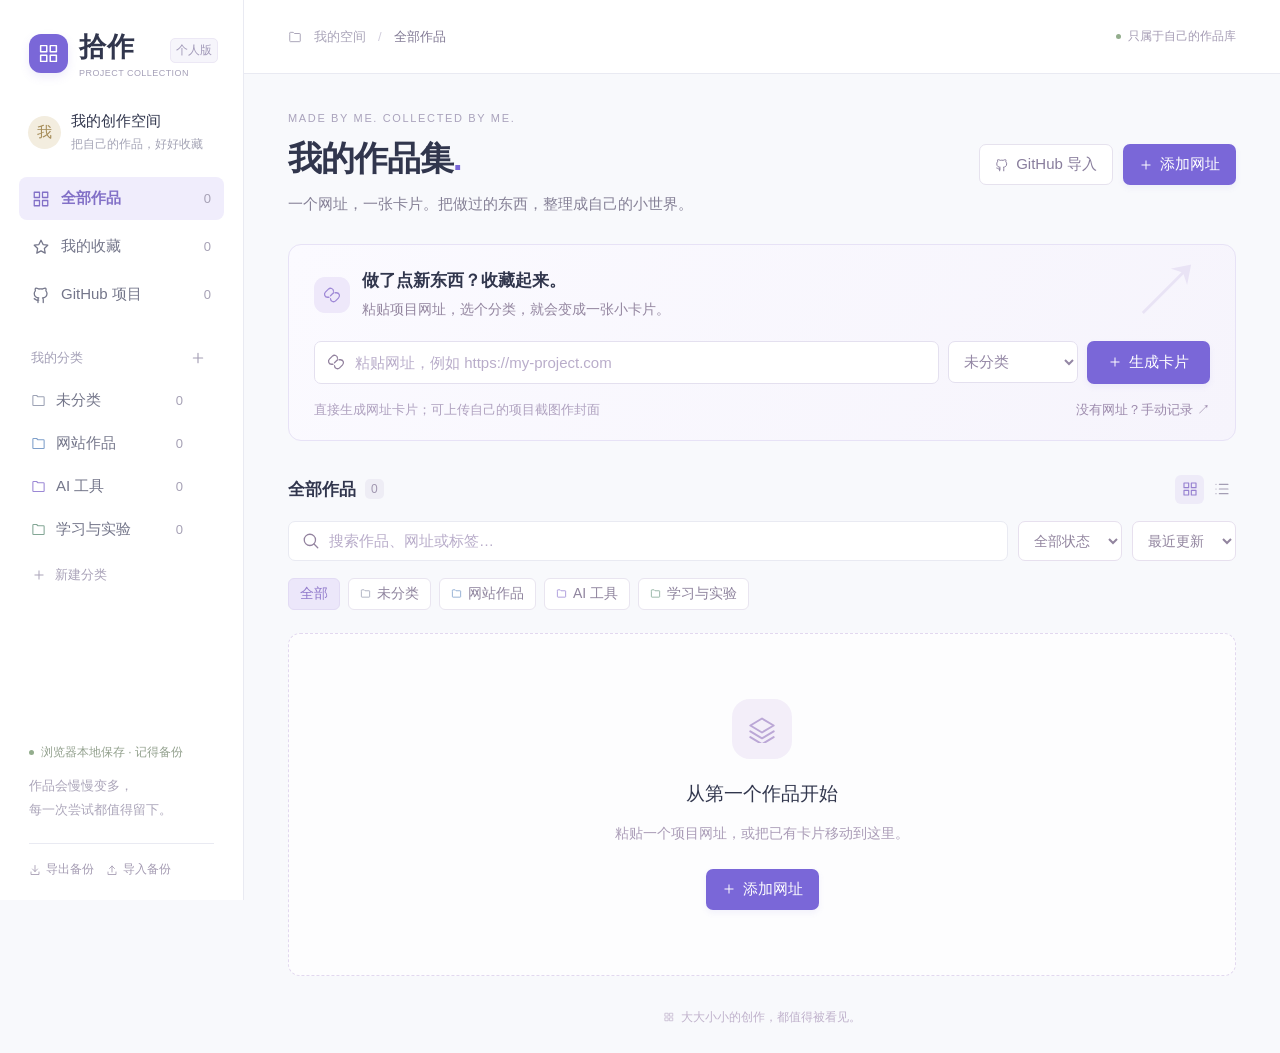
<file: index.html>
<!doctype html>
<html lang="zh-CN">
<head>
<meta charset="utf-8"><meta name="viewport" content="width=device-width, initial-scale=1"><meta name="color-scheme" content="light">
<title>拾作 · 我的项目收藏</title>
<link rel="icon" href="data:image/svg+xml,%3Csvg xmlns='http://www.w3.org/2000/svg' viewBox='0 0 40 40'%3E%3Crect width='40' height='40' rx='11' fill='%237765dc'/%3E%3Cpath d='M11 11h7v7h-7zm11 0h7v7h-7zM11 22h7v7h-7zm11 0h7v7h-7z' fill='white'/%3E%3C/svg%3E">
<style>:root{--bg:#f8f9fc;--ink:#31364d;--muted:#8b8da3;--line:#e9eaf2;--accent:#7a67d8;--soft:#f0edfc;font-family:Inter,-apple-system,BlinkMacSystemFont,"Segoe UI","PingFang SC","Microsoft YaHei",sans-serif;font-size:16px;color:var(--ink);background:var(--bg)}
*{box-sizing:border-box}body{margin:0}button,input,textarea,select{font:inherit}button{cursor:pointer;color:inherit}a{color:inherit;text-decoration:none}button:disabled{opacity:.6;cursor:wait}button:focus-visible,a:focus-visible,summary:focus-visible{outline:3px solid #b7a6ec;outline-offset:3px}[hidden]{display:none!important}.sr-only{position:absolute;width:1px;height:1px;overflow:hidden;clip:rect(0,0,0,0)}.icon{width:18px;height:18px;display:block;flex-shrink:0;stroke:currentColor;fill:none;stroke-width:1.7;stroke-linecap:round;stroke-linejoin:round}
.sidebar{position:fixed;inset:0 auto 0 0;width:244px;background:#fff;border-right:1px solid var(--line);padding:29px 19px 22px;display:flex;flex-direction:column;z-index:15;overflow-y:auto}.brand{display:flex;align-items:center;gap:11px;padding:0 10px;font-size:27px;font-weight:750;letter-spacing:1px}.brand-mark{width:39px;height:39px;background:var(--accent);color:#fff;border-radius:12px;display:grid;place-items:center;box-shadow:0 4px 10px #7865d820}.brand-mark .icon{width:21px;height:21px}.brand small{display:block;font-size:10px;letter-spacing:1.4px;font-weight:500;color:#a5a0b8;margin-top:3px}.brand-label{margin-left:auto;font-size:12px;letter-spacing:0;font-weight:400;background:#f6f5fb;color:#a29ab9;border:1px solid #ece8f5;border-radius:5px;padding:3px 5px}.space-label{display:flex;align-items:center;gap:10px;margin:34px 9px 24px;font-size:15px;font-weight:550}.avatar{display:grid;place-items:center;width:33px;height:33px;background:#f3eddf;color:#a58c58;border-radius:50%;font-size:15px}.space-label small{font-size:12px;display:block;color:#a5a5b6;margin-top:5px;font-weight:400}.main-nav{display:grid;gap:5px}.nav-item,.category-button{border:0;display:flex;align-items:center;gap:11px;background:transparent;width:100%;padding:12px 13px;border-radius:8px;text-align:left;color:#818299;font-size:15px}.nav-item>span:nth-child(2){flex:1}.nav-item b,.category-count{margin-left:auto;font-weight:500;font-size:13px;color:#a6a1b5}.nav-item.active{background:var(--soft);color:#8270c7;font-weight:600}.nav-item:hover,.category-row:hover{background:#f7f5fc}.section-label{display:flex;justify-content:space-between;align-items:center;margin:27px 12px 8px;color:#a4a0b7;font-size:13px}.icon-button{border:0;background:transparent;display:inline-flex;align-items:center;justify-content:center;width:29px;height:29px;padding:5px;border-radius:6px;color:#a49eb4}.icon-button:hover{background:#eeebf9;color:var(--accent)}.icon-button .icon{width:16px;height:16px}#category-nav{display:grid;gap:2px}.category-row{display:flex;align-items:center;border-radius:8px;min-width:0}.category-row.active{background:var(--soft)}.category-row.active .category-button{color:var(--accent)}.category-button{flex:1;min-width:0;padding:11px 12px;font-size:14px;gap:10px}.category-name{white-space:nowrap;overflow:hidden;text-overflow:ellipsis;max-width:130px}.category-edit{margin-right:6px;width:23px;height:25px;opacity:0}.category-row:hover .category-edit,.category-edit:focus-visible,.category-row.active .category-edit{opacity:1}.category-edit .icon{width:14px;height:14px}.category-folder{display:inline-flex;color:var(--category-color);flex-shrink:0}.category-folder .icon{width:15px;height:15px}.color-violet{--category-color:#9b88d5;--category-bg:#f0ecfb}.color-blue{--category-color:#7e9fca;--category-bg:#edf3fb}.color-green{--category-color:#83a695;--category-bg:#eef5f0}.color-orange{--category-color:#c5a675;--category-bg:#faf3e7}.color-rose{--category-color:#c895ab;--category-bg:#faedf3}.color-slate{--category-color:#9da3b5;--category-bg:#f1f3f7}.add-category{border:0;background:transparent;color:#a9a2b8;display:flex;align-items:center;gap:9px;margin:8px 10px 10px;font-size:13px;padding:8px 3px}.add-category .icon{width:14px;height:14px}.sidebar-footer{margin-top:auto;padding:40px 10px 0}.storage-note{font-size:12px;color:#93a18e;display:flex;align-items:center;gap:7px}.status-dot{width:5px;height:5px;border-radius:50%;background:#93ad8d;display:inline-block;flex-shrink:0}.sidebar-footer p{font-size:13px;line-height:1.9;color:#aca6ba;margin:13px 0 20px}.backup-actions{display:flex;gap:12px;border-top:1px solid var(--line);padding-top:17px}.backup-actions button{font-size:12px;display:flex;align-items:center;gap:5px;color:#a49bb2;border:0;background:transparent;padding:0}.backup-actions .icon{width:12px;height:12px}
main{margin-left:244px}.topbar{height:74px;border-bottom:1px solid var(--line);display:flex;align-items:center;justify-content:space-between;padding:0 44px;background:#fff}.breadcrumb{display:flex;gap:12px;align-items:center;font-size:13px;color:#aaa5b9}.breadcrumb .icon{width:14px;height:14px}.breadcrumb strong{font-weight:500;color:#827a95}.slash{color:#d1cddd}.local-badge{font-size:12px;color:#a59cb4;display:flex;align-items:center;gap:7px}.workspace{padding:38px 44px 0;max-width:1510px;margin:auto}.heading{display:flex;align-items:center;justify-content:space-between;gap:22px;margin-bottom:27px}.eyebrow{font-size:11px;color:#aaa3bc;letter-spacing:1.65px;font-weight:500}h1{font-size:34px;font-weight:650;letter-spacing:-1px;margin:12px 0 10px;line-height:1.3}.title-dot{color:var(--accent)}.heading p{font-size:14px;color:#9690a8;margin:0;line-height:1.8}.heading-actions{display:flex;gap:10px;flex-shrink:0}.button{display:inline-flex;align-items:center;justify-content:center;gap:7px;border-radius:7px;padding:10px 15px;font-size:14px;font-weight:500;border:1px solid transparent;white-space:nowrap;min-height:37px;transition:background .15s}.button .icon{width:14px;height:14px}.primary{background:var(--accent);color:white;box-shadow:0 3px 6px #7865d814}.primary:hover{background:#6853c3}.secondary{background:#fff;color:#897e9d;border-color:#e6e2ee}.secondary:hover{background:#f6f4fd}.quick-add-panel{border:1px solid #e7e2f6;border-radius:13px;background:linear-gradient(120deg,#fbfaff,#f6f4fc);padding:24px 25px 16px;margin-bottom:34px;position:relative;overflow:hidden}.quick-add-intro{display:flex;gap:12px;align-items:center;margin-bottom:20px}.quick-icon{display:grid;place-items:center;width:36px;height:36px;border-radius:11px;color:#a08ad7;background:#eee8fa;flex-shrink:0}.quick-add-intro h2{font-size:16px;font-weight:600;margin:0 0 6px}.quick-add-intro p{font-size:13px;color:#a89ab9;margin:0;line-height:1.6}.quick-decoration{position:absolute;right:30px;top:8px;font-size:76px;line-height:1;color:#e9e3f5;font-weight:300;pointer-events:none}.quick-add-form{display:flex;gap:9px;position:relative}.url-entry{margin:0;flex:1;display:flex;align-items:center;gap:10px;background:white;border:1px solid #e4e0ef;border-radius:7px;padding:0 12px;min-width:0}.url-entry>.icon{width:15px;height:15px;color:#b3a6c4}.url-entry input{padding:12px 0!important;border:0!important;margin:0!important;box-shadow:none!important;width:100%;background:transparent;min-width:0;font-size:14px!important}.quick-category-label{margin:0}.quick-category-label select{height:42px;min-width:130px;max-width:180px;font-size:14px;margin:0!important;border-color:#e4e0ef;color:#9487a5}.quick-add-form .button{padding:11px 20px}.quick-bottom{display:flex;justify-content:space-between;align-items:center;margin-top:12px;gap:12px;font-size:12px;color:#afa1bf}.mini-dot{width:4px;height:4px;display:inline-block;background:#bcaedb;border-radius:50%;margin-right:5px;vertical-align:middle}.text-button{border:0;background:transparent;font-size:13px;color:#9d8bad;padding:5px 0}.text-button:hover{color:var(--accent)}.quick-bottom .text-button{font-size:12px}.library-top{display:flex;align-items:center;justify-content:space-between;margin-bottom:17px}.library-caption{display:flex;align-items:center;gap:9px}.library-caption h2{font-size:17px;font-weight:600;margin:0}.count-badge{font-size:12px;background:#eeedf5;color:#a096af;border-radius:5px;padding:3px 6px}.view-switch{display:flex;gap:3px}.view-switch .icon-button.active{background:#eeebf8;color:#9681d0}.toolbar{display:flex;gap:10px}.search{flex:1;display:flex;align-items:center;gap:9px;margin:0;padding:0 13px;min-width:0;border:1px solid var(--line);border-radius:7px;background:#fff}.search>.icon{width:14px;height:14px;color:#ada3bd}.search input{width:100%;margin:0!important;padding:10px 0!important;border:0!important;box-shadow:none!important;background:transparent;min-width:0;font-size:14px!important}.toolbar select{font-size:13px;min-width:104px;color:#91849e}.category-chips{display:flex;flex-wrap:wrap;gap:8px;margin:17px 0 23px}.category-chip{font-size:13px;border:1px solid #e9e5f0;border-radius:6px;color:#a298b2;background:#fff;padding:6px 11px;display:inline-flex;align-items:center;gap:6px}.category-chip .icon{width:11px;height:11px;color:var(--category-color)}.category-chip.active{background:#ece7fa;color:#917acb;border-color:#e2dbf4}
.project-grid{display:grid;grid-template-columns:repeat(3,minmax(0,1fr));gap:21px}.card{background:#fff;border:1px solid #e9e5f0;border-radius:11px;overflow:hidden;min-width:0;transition:transform .2s,box-shadow .2s;display:flex;flex-direction:column}.card:hover{transform:translateY(-3px);box-shadow:0 10px 26px #3332540c}.card-cover-wrap{position:relative}.card-cover{width:100%;aspect-ratio:1.7;position:relative;display:block;padding:0;border:0;border-radius:0;background:var(--cover-bg,#f0edf9);overflow:hidden;text-align:left;color:var(--cover-color,#9684bf);cursor:pointer}.card-cover-image{position:absolute;inset:0;width:100%;height:100%;object-fit:cover;z-index:1}.cover-fallback{height:100%;display:flex;flex-direction:column;align-items:center;justify-content:center;gap:10px;background:radial-gradient(ellipse at 20% 20%,#ffffff60,transparent 70%);padding:20px}.cover-symbol{height:45px;width:45px;display:grid;place-items:center;border-radius:13px;background:#ffffff70;box-shadow:0 3px 10px #34304b05}.cover-symbol .icon{width:25px;height:25px;stroke-width:1.3}.cover-name{max-width:90%;font-size:16px;text-align:center;font-weight:550;overflow:hidden;text-overflow:ellipsis;white-space:nowrap}.cover-domain{font-size:11px;opacity:.7;max-width:100%;overflow:hidden;text-overflow:ellipsis;white-space:nowrap}.theme-0{--cover-bg:#eceaf9;--cover-color:#9b8ac2}.theme-1{--cover-bg:#e7eff7;--cover-color:#7b9ab4}.theme-2{--cover-bg:#f3eae1;--cover-color:#b89a78}.theme-3{--cover-bg:#e5efeb;--cover-color:#7d9e91}.theme-4{--cover-bg:#f3e7ef;--cover-color:#b38aa8}.theme-5{--cover-bg:#e8e9f0;--cover-color:#939ab4}.cover-category{position:absolute;top:12px;left:12px;font-size:11px;color:#9788a6;background:#ffffffdf;border-radius:5px;padding:4px 7px;max-width:65%;overflow:hidden;text-overflow:ellipsis;white-space:nowrap;z-index:2;backdrop-filter:blur(5px)}.card-favorite{position:absolute;top:10px;right:10px;z-index:3;background:#ffffffda;border-radius:50%;width:26px;height:26px;color:#b1a3bf}.card-favorite .icon{width:13px;height:13px}.card-favorite.selected .icon{fill:#d8be7c;stroke:#c3a15e}.card-body{padding:18px 18px 0;display:flex;flex-direction:column;flex:1;min-width:0}.card-title-row{display:flex;align-items:flex-start;justify-content:space-between;gap:10px}.project-title{border:0;background:none;padding:0;text-align:left;color:#524760;font-size:16px;font-weight:600;line-height:1.55;overflow-wrap:anywhere}.project-title:hover{color:var(--accent)}.card-description{font-size:13px;color:#a69aaf;line-height:1.9;margin:9px 0 13px;display:-webkit-box;-webkit-line-clamp:2;-webkit-box-orient:vertical;overflow:hidden;min-height:38px;overflow-wrap:anywhere}.card-tags{display:flex;flex-wrap:wrap;gap:5px;min-height:18px;margin-bottom:14px}.tag{font-size:11px;padding:3px 6px;border-radius:4px;background:#f6f4fa;color:#ab9cb7;max-width:100%;overflow-wrap:anywhere}.status{font-size:11px;display:inline-flex;align-items:center;gap:4px;color:#b2a4bb;white-space:nowrap}.status:before{content:"";width:4px;height:4px;border-radius:50%;background:currentColor}.status-progress{color:#c2a367}.status-done{color:#87aa93}.status-archived{color:#aaa0ba}.card-origin{display:flex;align-items:center;gap:6px;min-width:0;font-size:11px;color:#b4a8bf;margin-top:auto;margin-bottom:13px}.card-origin .icon{width:11px;height:11px}.card-origin span{white-space:nowrap;overflow:hidden;text-overflow:ellipsis}.card-footer{border-top:1px solid #f2eef6;display:flex;justify-content:space-between;align-items:center;gap:8px;padding:9px 14px 9px 17px}.card-category-select{max-width:65%;border:0!important;background:transparent!important;font-size:12px;padding:3px 0!important;color:#a395b2;min-width:0}.card-footer-actions{display:flex;gap:3px}.card-footer-actions .icon-button{height:24px;width:24px}.card-footer-actions .icon{height:13px;width:13px}.project-grid.list-mode{grid-template-columns:1fr;gap:13px}.list-mode .card{display:grid;grid-template-columns:160px minmax(0,1fr) 150px;min-height:135px}.list-mode .card-cover-wrap,.list-mode .card-cover{height:100%}.list-mode .card-cover{aspect-ratio:auto}.list-mode .card-body{padding:16px 19px 0}.list-mode .card-footer{border-top:0;border-left:1px solid var(--line);flex-direction:column;justify-content:center;align-items:flex-start;gap:16px;padding:18px}.list-mode .card-description{min-height:0;margin-bottom:8px}.list-mode .card-tags{margin-bottom:9px}.list-mode .card-category-select{max-width:100%}.list-mode .cover-category,.list-mode .cover-domain{display:none}.list-mode .cover-name{font-size:13px}.list-mode .cover-symbol{height:30px;width:30px}.list-mode .cover-symbol .icon{height:18px;width:18px}
.empty{padding:65px 20px;text-align:center;border:1px dashed #e2d8ef;background:#ffffffa6;border-radius:12px}.empty-icon{display:grid;place-items:center;width:60px;height:60px;color:#bba7d6;background:#f3eef9;border-radius:18px;margin:auto}.empty-icon .icon{width:28px;height:28px}.empty h3{font-size:19px;margin:22px 0 10px;font-weight:500}.empty p{color:#aa9cb7;font-size:14px;line-height:1.8;margin-bottom:23px}.loading{padding:50px 20px;text-align:center;color:#aa97ba;font-size:15px}footer{padding:33px 0 27px;display:flex;justify-content:center;align-items:center;gap:7px;color:#bfb1cb;font-size:12px}footer .icon{width:10px;height:10px}.new-card{animation:card-in .5s ease}@keyframes card-in{from{opacity:.2;transform:translateY(12px)}to{opacity:1;transform:translateY(0)}}
dialog{border:1px solid var(--line);border-radius:14px;width:min(650px,calc(100vw - 28px));padding:29px;max-height:90dvh;color:var(--ink);box-shadow:0 20px 80px #33264d22}dialog::backdrop{background:#25233865;backdrop-filter:blur(3px)}.dialog-heading{display:flex;justify-content:space-between;align-items:center;margin-bottom:22px;gap:15px}.dialog-heading h2{font-size:23px;margin:9px 0 0;font-weight:600}label{display:block;font-size:14px;color:#93839f;margin:15px 0 0}input:not([type=checkbox]):not([type=radio]),textarea,select{border:1px solid #e7e0ee;border-radius:7px;padding:10px 11px;background:#fff;color:var(--ink);outline:0;min-width:0}label input:not([type=checkbox]):not([type=radio]),label textarea,label select{display:block;width:100%;margin-top:8px;font-size:15px}input::placeholder,textarea::placeholder{color:#b9adca}input:focus,textarea:focus,select:focus{border-color:#ac99df!important;box-shadow:0 0 0 3px #7865d80b}textarea{resize:vertical}.form-row{display:grid;grid-template-columns:1fr 1fr;gap:15px}.checkbox{display:flex;gap:7px;align-items:center}.checkbox input{accent-color:var(--accent)}.required{color:#c3968c}.dialog-actions{display:flex;justify-content:flex-end;gap:10px;margin-top:25px;padding-top:20px;border-top:1px solid var(--line);align-items:center}.dialog-actions>.danger{margin-right:auto}.form-error{font-size:14px;color:#b86b7a;line-height:1.7}.error-banner{font-size:15px;color:#a35764;background:#fff0f2;border:1px solid #efd5db;padding:16px;border-radius:8px;line-height:1.8}.muted{font-size:14px;line-height:1.9;color:#a08dac}.input-action{display:flex;gap:9px;align-items:stretch;margin-top:8px}.input-action input{flex:1;width:0!important;margin:0!important}.input-action .button{font-size:13px}.cover-editor{display:grid;grid-template-columns:170px 1fr;gap:17px;margin:20px 0 5px;align-items:center}.editor-cover{aspect-ratio:1.6;border:1px dashed #e0d6ec;border-radius:9px;background:#f7f3fb;display:flex;flex-direction:column;align-items:center;justify-content:center;gap:9px;overflow:hidden;position:relative;color:#bdacd2;font-size:12px}.editor-cover>img{width:100%;height:100%;object-fit:cover;position:absolute;inset:0}.editor-cover>.icon{width:25px;height:25px}.cover-tools label{margin-top:10px;font-size:12px}.cover-tools label input{font-size:13px!important;padding:8px 9px}.cover-tools .button{font-size:13px;padding:8px 10px;min-height:32px}.cover-tools>.text-button{margin-left:9px;font-size:12px}.cover-tools>small{display:block;font-size:11px;color:#bbafcc;margin-top:6px;line-height:1.6}.extra-fields{margin-top:20px;font-size:13px;color:#a795b5}.extra-fields summary{cursor:pointer}.color-picker{display:flex;flex-wrap:wrap;border:0;padding:0;margin:20px 0;gap:9px}.color-picker legend{font-size:14px;color:#9784a3;margin-bottom:10px}.color-picker label{margin:0;cursor:pointer;position:relative}.color-picker input{position:absolute;opacity:0;width:100%;height:100%;margin:0}.color-picker label span{font-size:13px;padding:8px 11px;border-radius:7px;background:var(--category-bg);color:var(--category-color);display:block;border:2px solid transparent}.color-picker input:checked+span{border-color:var(--category-color)}.color-picker input:focus-visible+span{outline:2px solid var(--accent)}.danger{color:#bc8b9c}.toast{position:fixed;bottom:27px;left:calc(50% + 122px);transform:translateX(-50%);padding:13px 20px;border-radius:9px;background:#59476d;color:white;font-size:15px;max-width:min(85vw,600px);z-index:70;box-shadow:0 7px 25px #30233c20;line-height:1.7}.detail-title{font-size:28px;margin:20px 0 14px;overflow-wrap:anywhere;line-height:1.5}.detail-cover{width:100%;max-height:250px;object-fit:cover;border-radius:9px}.detail-tags{display:flex;gap:7px;flex-wrap:wrap;margin-bottom:16px}.detail-tags .tag{font-size:13px}.detail-section{margin-top:22px}.detail-section h3{font-size:14px;color:#aa96b6;margin-bottom:9px}.detail-text{font-size:15px;white-space:pre-wrap;overflow-wrap:anywhere;line-height:1.9;margin:0;color:#95849f}.detail-link{display:block;color:var(--accent);font-size:14px;margin:12px 0;overflow-wrap:anywhere}.path-line{display:flex;align-items:flex-start;gap:10px}.path-line code{font-size:14px;background:#f7f4f9;padding:10px;flex:1;border-radius:6px;overflow-wrap:anywhere;min-width:0}.github-item{padding:11px 0;border-bottom:1px solid var(--line);font-size:15px;display:flex;justify-content:space-between;gap:12px}.github-item span{color:#ae9bbd;font-size:13px}.github-item label{margin:0;display:flex;align-items:center;gap:8px;overflow-wrap:anywhere}.github-item input{accent-color:var(--accent)}#github-fetch{margin-top:13px}#github-preview{max-height:300px;overflow:auto}.mobile-only,.sidebar-shade{display:none}
@media(min-width:1620px){.project-grid{grid-template-columns:repeat(4,minmax(0,1fr))}}@media(max-width:1190px){.sidebar{width:218px;padding-left:14px;padding-right:14px}.brand-label{display:none}main{margin-left:218px}.workspace{padding:32px 30px 0}.topbar{padding:0 30px}.project-grid{grid-template-columns:repeat(2,minmax(0,1fr))}.heading-actions{gap:7px}.heading-actions .button{padding:10px 11px;font-size:13px}.heading h1{font-size:30px}.toast{left:calc(50% + 109px)}.list-mode .card{grid-template-columns:140px minmax(0,1fr) 120px}.category-name{max-width:110px}}@media(max-width:950px) and (min-width:761px){.heading{align-items:flex-start;flex-direction:column;gap:17px}.heading-actions{align-self:flex-end}.quick-add-form{flex-wrap:wrap}.url-entry{flex-basis:100%}.quick-category-label{flex:1}.quick-category-label select{max-width:none}.quick-bottom{align-items:flex-start;flex-direction:column;gap:5px}.list-mode .card{grid-template-columns:120px minmax(0,1fr)}.list-mode .card-footer{grid-column:1/-1;flex-direction:row;border-left:0;border-top:1px solid var(--line);padding:7px 15px}}
@media(max-width:760px){.sidebar{width:252px;transform:translateX(-100%);transition:transform .2s;z-index:50}.sidebar.is-open{transform:translateX(0)}.sidebar-shade:not([hidden]){position:fixed;display:block;inset:0;background:#28233866;border:0;z-index:40}.mobile-only{display:inline-flex}main{margin-left:0}.topbar{height:59px;padding:0 20px}.breadcrumb{gap:9px;font-size:12px}.local-badge{font-size:11px}.workspace{padding:28px 21px 0}.heading{align-items:flex-start;gap:18px}.heading h1{font-size:30px}.heading p{font-size:13px;max-width:280px}.heading-actions{gap:6px}.heading-actions .button{font-size:12px;padding:9px 10px}.quick-add-panel{padding:21px 18px 15px}.quick-add-form{flex-wrap:wrap}.url-entry{flex-basis:100%}.quick-category-label{flex:1}.quick-category-label select{max-width:none;width:100%}.quick-add-form .button{padding:11px 20px}.quick-bottom{font-size:11px;gap:7px}.quick-bottom .text-button{font-size:11px;white-space:nowrap}.quick-decoration{font-size:66px;top:14px;right:22px}.project-grid{gap:15px}.card-body{padding:15px 15px 0}.category-chips{flex-wrap:nowrap;overflow-x:auto;padding-bottom:4px;gap:6px}.category-chip{white-space:nowrap;font-size:12px}.toolbar select{min-width:90px;padding:10px 7px;font-size:13px}.toast{left:50%}.list-mode .card{grid-template-columns:135px minmax(0,1fr) 110px}.sidebar-footer{padding-top:30px}.category-edit{opacity:1}.category-name{max-width:140px}.eyebrow{font-size:10px}}
@media(max-width:520px){.heading{flex-direction:column;gap:17px}.heading-actions{width:100%}.heading-actions .button{font-size:13px;padding:9px 13px}.heading-actions .primary{margin-left:auto}.quick-add-intro p{max-width:230px;font-size:12px}.quick-bottom{flex-wrap:wrap;gap:4px}.quick-bottom .text-button{margin-left:auto}.project-grid{grid-template-columns:1fr}.card-cover{aspect-ratio:1.8}.project-title{font-size:17px}.card-description{font-size:14px}.card-tags .tag{font-size:12px}.card-origin,.card-category-select{font-size:13px}.card-body{padding:18px 18px 0}.cover-name{font-size:18px}.cover-domain{font-size:12px}.cover-symbol{width:48px;height:48px}.toolbar{flex-wrap:wrap}.search{flex-basis:100%}.toolbar select{flex:1}.category-chips{margin-top:14px}.cover-editor{grid-template-columns:115px minmax(0,1fr);gap:12px}.cover-tools label input{font-size:12px!important}.form-row{grid-template-columns:1fr;gap:0}dialog{padding:22px;max-height:91dvh}.list-mode .card{grid-template-columns:102px minmax(0,1fr)}.list-mode .card-footer{grid-column:1/-1;flex-direction:row;border-left:0;border-top:1px solid var(--line);padding:7px 13px}.list-mode .card-body{padding:14px 14px 0}.list-mode .card-title-row .status{display:none}.list-mode .card-cover{min-height:125px}.list-mode .cover-name{font-size:12px}.list-mode .card-description{font-size:13px}.list-mode .cover-fallback{padding:10px}.local-badge{display:none}.dialog-actions .button{padding:10px 13px}.color-picker{gap:6px}.color-picker label span{font-size:12px;padding:7px 9px}.quick-add-intro{gap:9px}.quick-add-intro h2{font-size:15px}}
@media(prefers-reduced-motion:reduce){*,*:before,*:after{animation:none!important;transition:none!important;scroll-behavior:auto!important}}
/* Keep the restrained palette, with readable project text and controls. */
.brand>span:nth-child(2){min-width:0;flex:1}.brand small{font-size:9px;letter-spacing:1px;white-space:nowrap}.brand-label{flex-shrink:0;white-space:nowrap}
.nav-item,.category-button{color:#74768a;font-size:15px}.heading p{font-size:15px;color:#858096}.quick-add-intro p{color:#93859f;font-size:14px}.quick-add-intro h2{font-size:17px}.url-entry input{font-size:15px!important}.quick-category-label select{font-size:15px}.button{font-size:15px}.search input{font-size:15px!important}.toolbar select{font-size:14px}.category-chip{font-size:14px;color:#8f849e}.project-title{font-size:17px;color:#4e455b}.card-description{font-size:15px;color:#81758c;line-height:1.8;min-height:43px}.card-tags .tag{font-size:12px;color:#9786a9}.card-origin{font-size:13px;color:#a293ae}.card-category-select{font-size:13px;color:#9684a5}.status{font-size:12px}.cover-category{font-size:12px}.cover-name{font-size:18px}.cover-domain{font-size:12px}.quick-bottom{font-size:13px}.quick-bottom .text-button{font-size:13px}
@media(max-width:520px){.heading p{font-size:14px}.quick-add-intro p{font-size:13px}.quick-add-intro h2{font-size:16px}.quick-bottom,.quick-bottom .text-button{font-size:12px}.category-chip{font-size:13px}.list-mode .card-description{font-size:14px}.list-mode .cover-name{font-size:13px}}
@media(max-width:760px){.sidebar{transition:none}.sidebar.is-open{transition:transform .2s}}
.category-chip{max-width:100%;overflow:hidden;text-overflow:ellipsis}

/* Larger type keeps the same hierarchy; allow controls to wrap on narrow screens. */
.card-edit-button{display:inline-flex;align-items:center;justify-content:center;gap:5px;min-height:32px;padding:5px 9px;border:1px solid #e4dcf5;border-radius:6px;background:#f4f0fc;color:#8270b5;font-size:14px;white-space:nowrap}
.card-edit-button .icon{width:14px;height:14px}
.card-edit-button:hover{background:#ebe3fa;color:#6a52ac}
.card-footer-actions{align-items:center}
.list-mode .card-footer-actions{flex-wrap:wrap}
.editor-help{margin:-6px 0 20px;color:#95869f;font-size:14px;line-height:1.8}
.brand-label{position:absolute;right:25px;top:38px}
.brand small{letter-spacing:.45px}
.quick-bottom{flex-wrap:wrap;row-gap:8px}
.quick-bottom .text-button{white-space:normal;text-align:left}
.card-description{min-height:54px}
.card-title-row{flex-wrap:wrap;row-gap:6px}
.sidebar-footer{padding-top:25px}
.cover-editor{grid-template-columns:150px minmax(0,1fr)}
.cover-tools>small{line-height:1.7}
.cover-tools .button{white-space:normal}
@media(max-width:520px){
  .cover-editor{grid-template-columns:1fr}
  .editor-cover{max-height:170px}
  .color-picker label span{padding:8px 10px}
  .quick-add-form .button{padding:11px 16px}
  .quick-add-intro p{max-width:100%}
  .quick-decoration{opacity:.6}
}
</style>
</head>
<body>
<button id="sidebar-shade" class="sidebar-shade" aria-label="关闭分类菜单" hidden></button>
<aside class="sidebar" id="sidebar">
  <a class="brand" href="#"><span class="brand-mark" data-icon="grid"></span><span>拾作<small>PROJECT COLLECTION</small></span><span class="brand-label">个人版</span></a>
  <div class="space-label"><span class="avatar">我</span><div>我的创作空间<small>把自己的作品，好好收藏</small></div></div>
  <nav class="main-nav" aria-label="项目视图">
    <button class="nav-item active" data-view="all"><span data-icon="grid"></span><span>全部作品</span><b id="nav-total">0</b></button>
    <button class="nav-item" data-view="favorite"><span data-icon="star"></span><span>我的收藏</span><b id="nav-favorite">0</b></button>
    <button class="nav-item" data-view="github"><span data-icon="github"></span><span>GitHub 项目</span><b id="nav-github">0</b></button>
  </nav>
  <div class="section-label"><span>我的分类</span><button id="new-category" class="icon-button" aria-label="新建分类"><span data-icon="plus"></span></button></div>
  <nav id="category-nav" aria-label="按分类浏览"></nav>
  <button id="sidebar-add-category" class="add-category"><span data-icon="plus"></span>新建分类</button>
  <div class="sidebar-footer"><div class="storage-note"><span class="status-dot"></span><span id="runtime-mode">本地保存</span></div><p>作品会慢慢变多，<br>每一次尝试都值得留下。</p><div class="backup-actions"><button id="backup-export"><span data-icon="download"></span>导出备份</button><button id="backup-import"><span data-icon="upload"></span>导入备份</button></div><input id="backup-file" type="file" accept="application/json,.json" hidden></div>
</aside>
<main>
  <header class="topbar"><div class="breadcrumb"><button id="sidebar-toggle" class="icon-button mobile-only" aria-label="打开分类菜单"><span data-icon="menu"></span></button><span data-icon="folder"></span><span>我的空间</span><span class="slash">/</span><strong id="breadcrumb">全部作品</strong></div><span class="local-badge"><span class="status-dot"></span>只属于自己的作品库</span></header>
  <section class="workspace">
    <div class="heading"><div><div class="eyebrow">MADE BY ME. COLLECTED BY ME.</div><h1 id="view-title">我的作品集<span class="title-dot">.</span></h1><p id="view-description">一个网址，一张卡片。把做过的东西，整理成自己的小世界。</p></div><div class="heading-actions"><button id="github-open" class="button secondary"><span data-icon="github"></span>GitHub 导入</button><button id="new-project" class="button primary"><span data-icon="plus"></span>添加网址</button></div></div>
    <section class="quick-add-panel" aria-labelledby="quick-title">
      <div class="quick-add-intro"><span class="quick-icon" data-icon="link"></span><div><h2 id="quick-title">做了点新东西？收藏起来。</h2><p>粘贴项目网址，选个分类，就会变成一张小卡片。</p></div><span class="quick-decoration" aria-hidden="true">↗</span></div>
      <form id="quick-add-form" class="quick-add-form"><label class="url-entry"><span data-icon="link"></span><input id="quick-url" type="text" inputmode="url" required maxlength="2048" aria-label="项目网址" placeholder="粘贴网址，例如 https://my-project.com" autocomplete="off"></label><label class="quick-category-label"><span class="sr-only">选择分类</span><select id="quick-category" aria-label="新卡片的分类"></select></label><button id="quick-submit" class="button primary" type="submit"><span data-icon="plus"></span><span>生成卡片</span></button></form>
      <div class="quick-bottom"><span id="quick-hint"><span class="mini-dot"></span>支持网站、在线工具和 GitHub 仓库链接</span><button id="manual-open" class="text-button" type="button">没有网址？手动记录 ↗</button></div><p id="quick-error" class="form-error" role="alert" hidden></p>
    </section>
    <section class="library" aria-label="作品卡片">
      <div class="library-top"><div class="library-caption"><h2 id="library-title">全部作品</h2><span id="result-count" class="count-badge">0</span></div><div class="view-switch" role="group" aria-label="显示方式"><button id="grid-view" class="icon-button active" aria-label="卡片视图" aria-pressed="true"><span data-icon="grid"></span></button><button id="list-view" class="icon-button" aria-label="列表视图" aria-pressed="false"><span data-icon="list"></span></button></div></div>
      <div class="toolbar"><label class="search"><span data-icon="search"></span><input id="search" type="search" placeholder="搜索作品、网址或标签…" aria-label="搜索作品"></label><select id="status-filter" aria-label="按状态筛选"><option value="">全部状态</option><option>计划中</option><option>进行中</option><option>已完成</option><option>已归档</option></select><select id="sort" aria-label="排序"><option value="updated">最近更新</option><option value="created">最近添加</option><option value="name">名称排序</option></select></div>
      <div id="category-chips" class="category-chips" aria-label="快捷分类"></div>
      <p id="load-error" class="error-banner" role="alert" hidden></p><div id="project-grid" class="project-grid" aria-live="polite"></div>
      <div id="empty" class="empty" hidden><span class="empty-icon" data-icon="layers"></span><h3>从第一个作品开始</h3><p id="empty-message">粘贴一个你做过的项目网址，让它成为这里的第一张卡片。</p><button id="empty-add" class="button primary"><span data-icon="plus"></span>添加网址</button></div><div id="loading" class="loading">正在打开你的作品库…</div>
    </section>
    <footer><span data-icon="grid"></span>大大小小的创作，都值得被看见。</footer>
  </section>
</main>
<dialog id="editor"><form id="project-form">
  <div class="dialog-heading"><div><span class="eyebrow">MAKE IT YOURS</span><h2 id="editor-title">编辑卡片</h2></div><button type="button" class="icon-button" data-close="editor" aria-label="关闭"><span data-icon="close"></span></button></div>
  <p class="editor-help">标题、介绍、网址、分类和封面都可以自己修改，点击“保存卡片”后生效。</p>
  <input name="id" type="hidden"><input name="cover_url" type="hidden">
  <label>卡片标题 <span class="required">*</span><input name="name" required maxlength="120" placeholder="给作品起个容易找到的名字"></label>
  <label>项目网址<div class="input-action"><input name="url" type="text" inputmode="url" maxlength="2048" placeholder="https://…"><button id="read-metadata" type="button" class="button secondary">读取信息</button></div></label>
  <div class="cover-editor"><div id="editor-cover" class="editor-cover"><span data-icon="image"></span><span>给作品选一张封面</span></div><div class="cover-tools"><button id="upload-cover" type="button" class="button secondary"><span data-icon="upload"></span>上传封面</button><button id="clear-cover" type="button" class="text-button">移除</button><input id="cover-file" type="file" accept=".png,.jpg,.jpeg,.webp,image/png,image/jpeg,image/webp" hidden><label>或使用图片链接<input id="cover-link" type="url" maxlength="2048" placeholder="https://…/cover.png"></label><small>支持 PNG（含透明背景）、JPG、WebP，单张不超过 10 MB。PNG 封面保持 PNG 格式保存，大图会自动缩小。</small></div></div>
  <label>一句话介绍<textarea name="description" rows="2" maxlength="2000" placeholder="它是做什么的？有什么值得记录的地方？"></textarea></label>
  <div class="form-row"><label>所属分类<select name="category" id="editor-category"></select></label><label>当前状态<select name="status"><option>计划中</option><option>进行中</option><option>已完成</option><option>已归档</option></select></label></div>
  <label>标签<input name="tags" placeholder="例如：个人网站，Python，设计（用逗号分隔）"></label>
  <details class="extra-fields"><summary>更多记录：代码仓库、本地路径和笔记</summary><div class="form-row"><label>代码仓库<input name="repo_url" type="url" maxlength="2048" placeholder="https://github.com/…"></label><label>在线演示<input name="demo_url" type="url" maxlength="2048" placeholder="https://…"></label></div><label>本地项目路径<input name="local_path" maxlength="2048" placeholder="例如 D:\Projects\my-app"></label><label>开发笔记<textarea name="notes" rows="4" maxlength="20000" placeholder="进度、遇到的问题、下一步的想法…"></textarea></label></details>
  <label class="checkbox"><input name="favorite" type="checkbox"> 加入我的收藏</label><p id="editor-error" role="alert" class="form-error"></p><div class="dialog-actions"><button type="button" class="button secondary" data-close="editor">取消</button><button type="submit" class="button primary" id="save-project">保存卡片</button></div>
</form></dialog>
<dialog id="category-dialog"><form id="category-form"><div class="dialog-heading"><div><span class="eyebrow">A PLACE FOR EVERY PROJECT</span><h2 id="category-dialog-title">新建分类</h2></div><button type="button" class="icon-button" data-close="category-dialog" aria-label="关闭"><span data-icon="close"></span></button></div><input name="original" type="hidden"><label>分类名称<input name="name" required maxlength="80" placeholder="例如：网站作品、AI 工具、设计练习"></label><fieldset class="color-picker"><legend>分类颜色</legend><label class="color-violet"><input type="radio" name="color" value="violet" checked><span>紫色</span></label><label class="color-blue"><input type="radio" name="color" value="blue"><span>蓝色</span></label><label class="color-green"><input type="radio" name="color" value="green"><span>绿色</span></label><label class="color-orange"><input type="radio" name="color" value="orange"><span>橙色</span></label><label class="color-rose"><input type="radio" name="color" value="rose"><span>粉色</span></label><label class="color-slate"><input type="radio" name="color" value="slate"><span>灰色</span></label></fieldset><p class="muted">先建分类，再慢慢把作品收进来。卡片上的分类也可以随时修改。</p><p id="category-error" class="form-error" role="alert"></p><div class="dialog-actions"><button id="delete-category" type="button" class="text-button danger" hidden>删除分类</button><button type="button" class="button secondary" data-close="category-dialog">取消</button><button id="save-category" type="submit" class="button primary">保存分类</button></div></form></dialog>
<dialog id="details"><div class="dialog-heading"><span class="eyebrow">A LITTLE PIECE OF MY WORK</span><button class="icon-button" data-close="details" aria-label="关闭"><span data-icon="close"></span></button></div><div id="detail-content"></div><div class="dialog-actions"><button class="text-button danger" id="detail-delete">删除记录</button><button class="button secondary" data-close="details">关闭</button><button class="button primary" id="detail-edit">编辑卡片</button></div></dialog>
<dialog id="github-dialog"><div class="dialog-heading"><div><span class="eyebrow">BRING YOUR WORK TOGETHER</span><h2>从 GitHub 导入</h2></div><button class="icon-button" data-close="github-dialog" aria-label="关闭"><span data-icon="close"></span></button></div><p class="muted">输入用户名，选择要收录的公开仓库。已有项目会跳过，保留你的分类和笔记。私有仓库可直接粘贴链接添加。</p><form id="github-form"><label>GitHub 用户名<input id="github-username" required maxlength="39" placeholder="例如 your-github-name" autocomplete="off"></label><button class="button secondary" id="github-fetch" type="submit">读取公开仓库</button></form><p id="github-message" role="status" class="muted"></p><div id="github-preview"></div><div class="dialog-actions"><button class="button secondary" data-close="github-dialog">关闭</button><button id="github-confirm" class="button primary" disabled>导入项目</button></div></dialog>
<div id="toast" class="toast" role="status" hidden></div>
<script>window.FORCE_LOCAL_MODE=true;window.LOCAL_SEED={"projects": [], "categories": [{"name": "未分类", "color": "slate"}, {"name": "网站作品", "color": "blue"}, {"name": "AI 工具", "color": "violet"}, {"name": "学习与实验", "color": "green"}]};</script>
<script>"use strict";
// The standalone HTML stores data in IndexedDB; the Python app uses the same UI with SQLite.
window.LocalLibrary = (() => {
  const fields = ["name","description","category","status","tags","repo_url","demo_url","local_path","notes","favorite","url","cover_url"];
  const statuses = ["计划中","进行中","已完成","已归档"];
  const colors = ["violet","blue","green","orange","rose","slate"];
  function url(value) {
    if (typeof value !== "string" || !value.trim() || value.length > 2048 || /[\s\x00-\x1f\\]/.test(value.trim())) throw new Error("请输入有效的网址，网址中不能有空格或换行。");
    value = value.trim();
    if (!/^[a-z][a-z\d+.-]*:/i.test(value)) value = "https://" + value;
    let parsed;
    try { parsed = new URL(value); } catch { throw new Error("请输入有效的 http 或 https 网址。"); }
    if (!["http:","https:"].includes(parsed.protocol) || !parsed.hostname || parsed.username || parsed.password) throw new Error("网址必须是 http 或 https 地址，且不能包含账号密码。");
    return parsed.href;
  }
  function key(value) {
    if (!value) return "";
    const parsed = new URL(url(value)); parsed.hash = "";
    parsed.pathname = parsed.pathname.replace(/\/+$/, "");
    if (parsed.hostname === "github.com") parsed.pathname = parsed.pathname.toLowerCase().replace(/\.git$/, "");
    return parsed.href.replace(/\/$/, "");
  }
  function validate(raw) {
    if (!raw || typeof raw !== "object" || Array.isArray(raw)) throw new Error("项目格式无效。");
    const result = {};
    const limits = {name:120,description:2000,category:80,status:20,repo_url:2048,demo_url:2048,local_path:2048,notes:20000,url:2048,cover_url:700000};
    for (const [field,limit] of Object.entries(limits)) {
      const value=raw[field] ?? "";
      if(typeof value!=="string" || value.length>limit) throw new Error("项目字段格式错误或内容过长。");
      result[field]=value.trim();
    }
    if (!result.name) throw new Error("请填写卡片标题。");
    result.category ||= "未分类"; result.status ||= "计划中";
    if (!statuses.includes(result.status)) throw new Error("项目状态无效。");
    for (const field of ["url","repo_url","demo_url"]) if(result[field]) result[field]=url(result[field]);
    const cover=result.cover_url;
    if(cover.startsWith("data:")) {
      const match=cover.match(/^data:image\/(png|jpeg|webp);base64,([A-Za-z0-9+/=]+)$/);
      let valid=false;
      try {
        const bytes=atob(match?.[2] || "");
        valid=(match?.[1]==="png" && bytes.startsWith("\x89PNG\r\n\x1a\n")) || (match?.[1]==="jpeg" && bytes.startsWith("\xff\xd8\xff")) || (match?.[1]==="webp" && bytes.startsWith("RIFF") && bytes.slice(8,12)==="WEBP");
      } catch {}
      if(!valid) throw new Error("封面只支持 PNG、JPEG 或 WebP 图片。");
    } else if(cover) result.cover_url=url(cover);
    if(!Array.isArray(raw.tags ?? []) || (raw.tags ?? []).length>30 || (raw.tags ?? []).some(t=>typeof t!=="string" || t.length>60)) throw new Error("标签最多 30 个，每个最多 60 个字符。");
    result.tags=[...new Set((raw.tags || []).map(t=>t.trim()).filter(Boolean))];
    if(raw.favorite!==undefined && typeof raw.favorite!=="boolean") throw new Error("收藏标记无效。");
    result.favorite=raw.favorite || false;
    return result;
  }
  function category(raw) {
    if(!raw || typeof raw.name!=="string" || !raw.name.trim() || raw.name.trim().length>80 || !colors.includes(raw.color || "violet")) throw new Error("分类名称或颜色无效。");
    return {name:raw.name.trim(),color:raw.color || "violet"};
  }
  function ensureCategory(state,name) {
    if(!state.categories.some(c=>c.name===name)) state.categories.push({name,color:name==="未分类"?"slate":"violet"});
  }
  function initialState() {
    const seed=window.LOCAL_SEED || {projects:[],categories:[]};
    const state={projects:[],categories:(seed.categories || []).map(category),nextId:1};
    ensureCategory(state,"未分类");
    for(const raw of seed.projects || []) {
      const project=validate(raw), timestamp=new Date().toISOString();
      state.projects.push({...project,id:state.nextId++,created_at:raw.created_at || timestamp,updated_at:raw.updated_at || timestamp});
      ensureCategory(state,project.category);
    }
    return state;
  }
  let connection;
  function database() {
    if(!connection) connection=new Promise((resolve,reject)=>{
      let request;
      try { request=indexedDB.open("shizuo-project-collection",1); }
      catch { reject(new Error("浏览器不允许本地保存。请用正常模式的 Chrome、Edge 或 Firefox 打开，不要使用隐私模式。")); return; }
      request.onupgradeneeded=()=>request.result.createObjectStore("library");
      request.onsuccess=()=>resolve(request.result);
      request.onerror=()=>reject(new Error("无法打开浏览器本地存储，请尝试 Chrome 或 Edge 的正常窗口。"));
      request.onblocked=()=>reject(new Error("请关闭其他项目库窗口后重试。"));
    });
    return connection;
  }
  async function transaction(write,action) {
    const db=await database();
    return new Promise((resolve,reject)=>{
      const tx=db.transaction("library",write?"readwrite":"readonly"), store=tx.objectStore("library");
      let result, failed=false;
      tx.oncomplete=()=>resolve(result);
      tx.onabort=tx.onerror=()=>{if(!failed)reject(new Error("本地保存失败，可能是存储空间不足。请先导出备份并检查浏览器设置。"));};
      const request=store.get("main");
      request.onsuccess=()=>{
        try {
          const state=request.result || initialState();
          result=action(state);
          if(write)store.put(state,"main");
        } catch(error) { failed=true;tx.abort();reject(error); }
      };
    });
  }
  function duplicate(state,project,exclude) {
    if(!project.url)return;
    const target=key(project.url);
    if(state.projects.some(p=>p.id!==exclude && [p.url,p.repo_url,p.demo_url].filter(Boolean).some(u=>key(u)===target))) throw new Error("这个网址已经收藏过了，可以直接编辑已有卡片。");
  }
  function insert(state,raw,dates={}) {
    const project=validate(raw), timestamp=new Date().toISOString();
    const saved={...project,id:state.nextId++,created_at:dates.created_at || timestamp,updated_at:dates.updated_at || timestamp};
    state.projects.push(saved);ensureCategory(state,saved.category);return saved;
  }
  function preview(value) {
    const normalized=url(value), domain=new URL(normalized).hostname.replace(/^www\./,"");
    return {url:normalized,name:domain.slice(0,120),description:"",cover_url:"",metadata_loaded:false};
  }
  async function github(username) {
    if(!/^[A-Za-z0-9](?:[A-Za-z0-9-]{0,37}[A-Za-z0-9])?$/.test(username)) throw new Error("请填写 GitHub 用户名。");
    const projects=[];
    try {
      for(let page=1;page<=10;page++) {
        const response=await fetch(`https://api.github.com/users/${encodeURIComponent(username)}/repos?per_page=100&sort=updated&page=${page}`,{signal:AbortSignal.timeout(12000),credentials:"omit"});
        if(!response.ok)throw new Error();
        const rows=await response.json();
        if(!Array.isArray(rows))throw new Error();
        for(const repo of rows)projects.push(validate({name:repo.name,description:repo.description || "",category:"GitHub 项目",status:repo.archived?"已归档":"计划中",tags:[...new Set([repo.language,...(repo.topics || [])].filter(Boolean))].slice(0,30),repo_url:repo.html_url,url:repo.html_url,demo_url:/^https?:\/\//.test(repo.homepage || "")?repo.homepage:"",notes:"从 GitHub 导入，请按实际进度调整状态。"}));
        if(rows.length<100)return {projects,truncated:false,source:"api"};
      }
      return {projects,truncated:true,source:"api"};
    }catch {throw new Error("暂时无法读取 GitHub，请检查网络或稍后重试。你仍可以直接粘贴仓库网址生成卡片。");}
  }
  async function api(path,method="GET",body) {
    const parsed=new URL(path,"http://local.library"), pathname=parsed.pathname;
    if(pathname==="/api/github")return github(parsed.searchParams.get("username"));
    if(pathname==="/api/preview")return preview(body?.url);
    const read=method==="GET" && pathname!=="/api/bootstrap";
    return transaction(!read,state=>{
      if(method==="GET" && ["/api/bootstrap","/api/projects"].includes(pathname))return {token:"local",projects:state.projects,categories:state.categories};
      if(method==="GET" && pathname==="/api/export")return {format:"project-collection",version:2,exported_at:new Date().toISOString(),projects:state.projects,categories:state.categories};
      if(method==="POST" && pathname==="/api/links") {
        const data=preview(body?.url), normalized=data.url, githubLink=new URL(normalized).hostname==="github.com";
        const raw={...data,category:body.category || "未分类",repo_url:githubLink?normalized:"",demo_url:githubLink?"":normalized};
        duplicate(state,raw);
        return {project:insert(state,raw),metadata_loaded:false};
      }
      if(method==="POST" && pathname==="/api/projects") {
        const project=validate(body);duplicate(state,project);return insert(state,project);
      }
      const projectMatch=pathname.match(/^\/api\/projects\/(\d+)$/);
      if(projectMatch) {
        const id=Number(projectMatch[1]), index=state.projects.findIndex(p=>p.id===id);
        if(index<0)throw new Error("卡片不存在，可能已被删除。");
        if(method==="DELETE"){state.projects.splice(index,1);return {deleted:true};}
        if(method==="PUT"){
          const value=validate(body);duplicate(state,value,id);
          state.projects[index]={...value,id,created_at:state.projects[index].created_at,updated_at:new Date().toISOString()};
          ensureCategory(state,value.category);return state.projects[index];
        }
      }
      const categoryMatch=pathname.match(/^\/api\/categories\/(.+)$/);
      if(method==="POST" && pathname==="/api/categories") {
        const value=category(body);
        if(state.categories.some(c=>c.name===value.name))throw new Error("这个分类已经存在。");
        state.categories.push(value);return value;
      }
      if(categoryMatch) {
        const old=decodeURIComponent(categoryMatch[1]), index=state.categories.findIndex(c=>c.name===old);
        if(index<0)throw new Error("这个分类已不存在。");
        if(method==="DELETE"){
          if(old==="未分类")throw new Error("默认的未分类不能删除。");
          state.categories.splice(index,1);let moved=0;
          for(const p of state.projects)if(p.category===old){p.category="未分类";p.updated_at=new Date().toISOString();moved++;}
          return {moved};
        }
        if(method==="PUT"){
          const value=category(body);
          if(old==="未分类" && value.name!==old)throw new Error("未分类是默认分类，不能改名。");
          if(old!==value.name && state.categories.some(c=>c.name===value.name))throw new Error("这个分类名称已被使用。");
          state.categories[index]=value;
          if(old!==value.name)for(const p of state.projects)if(p.category===old){p.category=value.name;p.updated_at=new Date().toISOString();}
          return value;
        }
      }
      if(method==="POST" && pathname==="/api/import") {
        if(!body || body.format!=="project-collection" || ![1,2].includes(body.version) || !Array.isArray(body.projects) || body.projects.length>2000)throw new Error("请选择本工具导出的有效 JSON 备份。");
        if(body.categories!==undefined && (!Array.isArray(body.categories)||body.categories.length>500))throw new Error("备份中的分类列表无效。");
        const importedCategories=(body.categories || []).map(category);
        const rows=body.projects.map(raw=>{
          const project=validate(raw),dates={};
          for(const field of ["created_at","updated_at"])if(raw[field]!==undefined){
            if(typeof raw[field]!=="string" || !/(?:Z|[+-]\d{2}:\d{2})$/.test(raw[field]) || !Number.isFinite(Date.parse(raw[field])))throw new Error("备份中的项目时间格式无效，未导入任何记录。");
            dates[field]=new Date(raw[field]).toISOString();
          }
          return {project,dates};
        });
        const signature=p=>JSON.stringify(fields.map(f=>p[f]));
        const signatures=new Set(state.projects.map(signature));
        const urls=new Set(state.projects.flatMap(p=>[p.url,p.repo_url,p.demo_url].filter(Boolean).map(key)));
        for(const c of importedCategories)if(!state.categories.some(old=>old.name===c.name))state.categories.push(c);
        let added=0,skipped=0;
        for(const {project,dates} of rows){
          const keys=[project.url,project.repo_url,project.demo_url].filter(Boolean).map(key);
          if(keys.some(k=>urls.has(k)) || signatures.has(signature(project))){skipped++;continue;}
          insert(state,project,dates);keys.forEach(k=>urls.add(k));signatures.add(signature(project));added++;
        }
        return {added,skipped};
      }
      throw new Error("无法识别这个操作。");
    });
  }
  return {api,normalizeUrl:url};
})();
</script>
<script>"use strict";
const $=selector=>document.querySelector(selector);
const standalone=location.protocol==="file:" || Boolean(window.FORCE_LOCAL_MODE);
let projects=[],categories=[],token="",view="all",activeCategory="",currentId=null,githubPreview=[],previewOwner="",toastTimer,lastAdded=null;
const viewNames={all:"全部作品",favorite:"我的收藏",github:"GitHub 项目"};
const statusClasses={"进行中":"status-progress","已完成":"status-done","已归档":"status-archived"};
const fields=["name","description","category","status","repo_url","demo_url","local_path","notes","url","cover_url"];
const paths={grid:["M3 3h7v7H3z","M14 3h7v7h-7z","M3 14h7v7H3z","M14 14h7v7h-7z"],star:["m12 3 2.8 5.7 6.2.9-4.5 4.4 1.1 6.2-5.6-3-5.6 3 1.1-6.2L3 9.6l6.2-.9Z"],folder:["M3 7V5a1 1 0 0 1 1-1h5l2 2h9a1 1 0 0 1 1 1v12a1 1 0 0 1-1 1H4a1 1 0 0 1-1-1Z"],plus:["M12 5v14M5 12h14"],search:["M10.5 3a7.5 7.5 0 1 0 0 15 7.5 7.5 0 0 0 0-15Z","m16 16 5 5"],link:["m10 13 4-4","M8 15H6a4 4 0 0 1-2.8-6.8l4-4A4 4 0 0 1 14 7","M16 9h2a4 4 0 0 1 2.8 6.8l-4 4A4 4 0 0 1 10 17"],external:["M14 3h7v7M21 3l-10 10","M10 3H5a2 2 0 0 0-2 2v14a2 2 0 0 0 2 2h14a2 2 0 0 0 2-2v-5"],download:["M12 3v12m-5-5 5 5 5-5","M4 16v5h16v-5"],upload:["M12 16V4m-5 5 5-5 5 5","M4 16v5h16v-5"],close:["m6 6 12 12M6 18 18 6"],menu:["M4 6h16M4 12h16M4 18h16"],more:["M5 12h.01M12 12h.01M19 12h.01"],list:["M8 5h13M8 12h13M8 19h13M3 5h.01M3 12h.01M3 19h.01"],image:["M4 3h16a1 1 0 0 1 1 1v16a1 1 0 0 1-1 1H4a1 1 0 0 1-1-1V4a1 1 0 0 1 1-1Z","m3 17 6-6 4 4 3-3 5 5","M16 7h.01"],layers:["m12 3 10 6-10 6L2 9Z","m2 14 10 6 10-6M2 19l10 6 10-6"],globe:["M21 12a9 9 0 1 1-18 0 9 9 0 0 1 18 0ZM3 12h18","M12 3c5 6 5 12 0 18-5-6-5-12 0-18Z"],edit:["m15 4 5 5M4 20l5-1L21 7a2 2 0 0 0-5-5L4 14Z"],info:["M12 8h.01M12 11v6","M21 12a9 9 0 1 1-18 0 9 9 0 0 1 18 0Z"],github:["M9 19c-4 1-4-2-6-2m12 5v-4c0-1-.3-1.7-1-2 3-.4 6-1.5 6-6a5 5 0 0 0-1.5-3.5 5 5 0 0 0-.1-3.5S17 2.5 14 4a14 14 0 0 0-5 0C6 2.5 4.6 3 4.6 3a5 5 0 0 0-.1 3.5A5 5 0 0 0 3 10c0 4.5 3 5.6 6 6-.7.3-1 1-1 2v4"]};
function icon(name){const svg=document.createElementNS("http://www.w3.org/2000/svg","svg");svg.setAttribute("viewBox","0 0 24 24");svg.setAttribute("aria-hidden","true");svg.classList.add("icon");for(const d of paths[name] || paths.folder){const p=document.createElementNS(svg.namespaceURI,"path");p.setAttribute("d",d);svg.append(p);}return svg;}
function el(tag,className,text){const n=document.createElement(tag);if(className)n.className=className;if(text!==undefined)n.textContent=text;return n;}
function buttonIcon(name,label,action,className="icon-button"){const b=el("button",className);b.type="button";b.append(icon(name));b.setAttribute("aria-label",label);b.title=label;b.addEventListener("click",action);return b;}
function notify(message){$("#toast").textContent=message;$("#toast").hidden=false;clearTimeout(toastTimer);toastTimer=setTimeout(()=>{$("#toast").hidden=true;},5000);}
async function api(path,method="GET",data){
  if(standalone)return window.LocalLibrary.api(path,method,data);
  let response;try{response=await fetch(path,{method,headers:{"Content-Type":"application/json","X-Local-Token":token},...(data===undefined?{}:{body:JSON.stringify(data)})});}catch{throw new Error("无法连接本地服务。请重新运行启动文件，或双击“打开项目库.html”使用免安装版。");}
  const result=await response.json();if(!response.ok)throw new Error(result.error || "操作未完成，请重试。");return result;
}
async function refresh(){const result=await api("/api/projects");projects=result.projects;categories=result.categories;render();}
function primaryUrl(p){return p.url || p.demo_url || p.repo_url || "";}
function domain(p){try{return new URL(primaryUrl(p)).hostname.replace(/^www\./,"");}catch{return "本地项目记录";}}
function isGitHub(p){try{return new URL(p.repo_url || primaryUrl(p)).hostname==="github.com";}catch{return false;}}
function externalLink(url,label,className){const a=el("a",className,label);a.href=url;a.target="_blank";a.rel="noopener noreferrer";return a;}
function categoryOptions(select,selected){select.replaceChildren(...categories.map(c=>new Option(c.name,c.name)));select.value=categories.some(c=>c.name===selected)?selected:"未分类";}
function closeSidebar(){$("#sidebar").classList.remove("is-open");$("#sidebar-shade").hidden=true;$("#sidebar-toggle").setAttribute("aria-expanded","false");}
function setView(next,category=""){view=next;activeCategory=category;$("#search").value="";$("#status-filter").value="";categoryOptions($("#quick-category"),category || $("#quick-category").value);render();closeSidebar();}
function openCategory(category){const form=$("#category-form");form.reset();form.elements.original.value=category?.name || "";form.elements.name.value=category?.name || "";form.elements.color.value=category?.color || "violet";form.elements.name.readOnly=category?.name==="未分类";$("#category-dialog-title").textContent=category?"管理分类":"新建分类";$("#delete-category").hidden=!category || category.name==="未分类";$("#category-error").textContent="";$("#category-dialog").showModal();form.elements.name.focus();}
function renderCategories(){
  const nav=$("#category-nav"),chips=$("#category-chips");nav.replaceChildren();chips.replaceChildren();
  const all=el("button",`category-chip ${!activeCategory?"active":""}`,"全部");all.addEventListener("click",()=>setView(view));chips.append(all);
  for(const c of categories){
    const count=projects.filter(p=>p.category===c.name).length;
    const row=el("div",`category-row color-${c.color} ${activeCategory===c.name?"active":""}`),button=el("button","category-button");
    const folder=el("span","category-folder");folder.append(icon("folder"));button.append(folder,el("span","category-name",c.name),el("span","category-count",count));button.addEventListener("click",()=>setView("all",c.name));
    row.append(button,buttonIcon("more",`管理分类 ${c.name}`,()=>openCategory(c),"icon-button category-edit"));nav.append(row);
    const chip=el("button",`category-chip color-${c.color} ${activeCategory===c.name?"active":""}`);chip.append(icon("folder"),document.createTextNode(c.name));chip.addEventListener("click",()=>setView(view,c.name));chips.append(chip);
  }
}
function filtered(){const query=$("#search").value.trim().toLowerCase();return projects.filter(p=>{
  if(view==="favorite"&&!p.favorite || view==="github"&&!isGitHub(p))return false;
  if(activeCategory&&p.category!==activeCategory)return false;
  if($("#status-filter").value&&p.status!==$("#status-filter").value)return false;
  return !query || [p.name,p.description,p.category,p.notes,p.local_path,p.repo_url,p.demo_url,p.url,...p.tags].join(" ").toLowerCase().includes(query);
}).sort((a,b)=>{if(a.favorite!==b.favorite)return Number(b.favorite)-Number(a.favorite);if($("#sort").value==="name")return a.name.localeCompare(b.name,"zh-CN");const key=$("#sort").value==="created"?"created_at":"updated_at";return b[key].localeCompare(a[key]) || b.id-a.id;});}
function render(){
  if(activeCategory&&!categories.some(c=>c.name===activeCategory))activeCategory="";
  const current=$("#quick-category").value;categoryOptions($("#quick-category"),activeCategory || current);
  document.querySelectorAll("[data-view]").forEach(b=>b.classList.toggle("active",view===b.dataset.view&&!activeCategory));
  $("#nav-total").textContent=projects.length;$("#nav-favorite").textContent=projects.filter(p=>p.favorite).length;$("#nav-github").textContent=projects.filter(isGitHub).length;
  const title=activeCategory || viewNames[view];$("#breadcrumb").textContent=title;$("#library-title").textContent=title;
  const heading=el("span","",view==="all"&&!activeCategory?"我的作品集":title);heading.append(el("span","title-dot","."));$("#view-title").replaceChildren(heading);
  renderCategories();const visible=filtered();$("#result-count").textContent=visible.length;$("#project-grid").replaceChildren(...visible.map(card));$("#empty").hidden=visible.length!==0;
  $("#empty h3").textContent=projects.length?"这个分类，还可以多一点作品":"从第一个作品开始";
  $("#empty-message").textContent=$("#search").value?"没有找到匹配的作品，试试其他关键词。":"粘贴一个项目网址，或把已有卡片移动到这里。";
}
function cover(p){
  const url=primaryUrl(p), theme=[...p.name].reduce((n,c)=>n+c.codePointAt(0),0)%6;
  const a=url?externalLink(url,undefined,`card-cover theme-${theme}`):el("button",`card-cover theme-${theme}`);a.setAttribute("aria-label",`${url?"打开":"查看"} ${p.name}`);if(!url)a.addEventListener("click",()=>showDetails(p.id));
  const fallback=el("div","cover-fallback"),symbol=el("span","cover-symbol");symbol.append(icon(isGitHub(p)?"github":url?"globe":"layers"));fallback.append(symbol,el("span","cover-name",p.name),el("span","cover-domain",domain(p)));a.append(fallback);
  if(p.cover_url){const image=el("img","card-cover-image");image.src=p.cover_url;image.alt=`${p.name} 封面`;image.loading="lazy";image.referrerPolicy="no-referrer";image.addEventListener("error",()=>image.remove());a.append(image);}
  a.append(el("span","cover-category",p.category));return a;
}
function card(p){
  const node=el("article",`card ${p.id===lastAdded?"new-card":""}`);node.dataset.id=p.id;
  const wrap=el("div","card-cover-wrap"),favorite=buttonIcon("star",`${p.favorite?"取消收藏":"收藏"} ${p.name}`,async()=>{
    favorite.disabled=true;try{await api(`/api/projects/${p.id}`,"PUT",{...p,favorite:!p.favorite});await refresh();}catch(e){notify(e.message);favorite.disabled=false;}
  },`icon-button card-favorite ${p.favorite?"selected":""}`);favorite.setAttribute("aria-pressed",p.favorite);wrap.append(cover(p),favorite);
  const body=el("div","card-body"),titleRow=el("div","card-title-row"),url=primaryUrl(p);
  const title=url?externalLink(url,p.name,"project-title"):el("button","project-title",p.name);if(!url)title.addEventListener("click",()=>showDetails(p.id));titleRow.append(title,el("span",`status ${statusClasses[p.status] || ""}`,p.status));
  const tags=el("div","card-tags");tags.append(...p.tags.slice(0,3).map(t=>el("span","tag",t)));
  const origin=el("div","card-origin");origin.append(icon(isGitHub(p)?"github":"globe"),el("span","",domain(p)));
  body.append(titleRow,el("p","card-description",p.description || "这是你收藏的一个作品。点击编辑，补充它的故事。"),tags,origin);
  const footer=el("div","card-footer"),select=el("select","card-category-select");select.setAttribute("aria-label",`${p.name} 的分类`);categoryOptions(select,p.category);select.addEventListener("change",async()=>{select.disabled=true;try{await api(`/api/projects/${p.id}`,"PUT",{...p,category:select.value});await refresh();notify("卡片已移动到新的分类");}catch(e){notify(e.message);select.disabled=false;select.value=p.category;}});
  const actions=el("div","card-footer-actions");
  const edit=buttonIcon("edit",`编辑 ${p.name}`,()=>openEditor(p),"card-edit-button");
  edit.append(el("span","","编辑"));
  actions.append(buttonIcon("info",`查看详情 ${p.name}`,()=>showDetails(p.id)),edit);
  if(url){const link=externalLink(url,undefined,"icon-button");link.append(icon("external"));link.title=`打开 ${p.name}`;link.setAttribute("aria-label",link.title);actions.append(link);}footer.append(select,actions);node.append(wrap,body,footer);return node;
}
function updateCover(){const form=$("#project-form"),value=form.elements.cover_url.value,box=$("#editor-cover");box.replaceChildren(icon("image"),el("span","","给作品选一张封面"));if(value){const image=el("img");image.src=value;image.alt="封面预览";image.referrerPolicy="no-referrer";image.addEventListener("error",()=>image.remove());box.append(image);}}
function openEditor(p){
  const form=$("#project-form");form.reset();form.querySelector("details").open=false;form.elements.id.value=p?.id || "";categoryOptions(form.elements.category,p?.category || activeCategory || "未分类");
  if(p){for(const field of fields)if(field!=="category")form.elements[field].value=p[field] || "";form.elements.url.value=primaryUrl(p);form.elements.tags.value=p.tags.join(", ");form.elements.favorite.checked=p.favorite;}
  $("#cover-link").value=p?.cover_url?.startsWith("http")?p.cover_url:"";$("#editor-error").textContent="";$("#editor-title").textContent=p?"编辑卡片":"手动记录作品";updateCover();$("#editor").showModal();form.elements.name.focus();
}
function showDetails(id){const p=projects.find(p=>p.id===id);if(!p)return;currentId=id;const content=$("#detail-content");content.replaceChildren();
  if(p.cover_url){const image=el("img","detail-cover");image.src=p.cover_url;image.alt=p.name;image.referrerPolicy="no-referrer";image.addEventListener("error",()=>image.remove());content.append(image);}
  const tags=el("div","detail-tags");tags.append(el("span","tag",p.category),el("span","tag",p.status),...p.tags.map(t=>el("span","tag",t)));content.append(el("h2","detail-title",p.name),tags,el("p","detail-text",p.description || "还没有作品介绍。"));
  const seen=new Set();for(const [url,label] of [[primaryUrl(p),"项目网址"],[p.repo_url,"代码仓库"],[p.demo_url,"在线演示"]])if(url&&!seen.has(url)){seen.add(url);content.append(externalLink(url,`${label} · ${url}`,"detail-link"));}
  if(p.local_path){const section=el("section","detail-section"),line=el("div","path-line"),copy=el("button","button secondary","复制");copy.addEventListener("click",async()=>{try{await navigator.clipboard.writeText(p.local_path);notify("路径已复制");}catch{notify("请选中路径后手动复制。");}});section.append(el("h3","","本地项目路径"));line.append(el("code","",p.local_path),copy);section.append(line);content.append(section);}
  const notes=el("section","detail-section");notes.append(el("h3","","开发笔记"),el("p","detail-text",p.notes || "还没有笔记。可以记下进度、问题或下一步计划。"));content.append(notes,el("p","muted",`创建于 ${new Date(p.created_at).toLocaleString("zh-CN")} · 更新于 ${new Date(p.updated_at).toLocaleString("zh-CN")}`));$("#details").showModal();
}
function focusQuick(){closeSidebar();$("#quick-url").focus();$("#quick-add-form").scrollIntoView({behavior:"smooth",block:"center"});}
document.querySelectorAll("[data-icon]").forEach(n=>n.replaceChildren(icon(n.dataset.icon)));
document.querySelectorAll("[data-close]").forEach(b=>b.addEventListener("click",()=>document.getElementById(b.dataset.close).close()));
document.querySelectorAll("[data-view]").forEach(b=>b.addEventListener("click",()=>setView(b.dataset.view)));
$("#sidebar-toggle").addEventListener("click",()=>{$("#sidebar").classList.add("is-open");$("#sidebar-shade").hidden=false;$("#sidebar-toggle").setAttribute("aria-expanded","true");});$("#sidebar-shade").addEventListener("click",closeSidebar);
document.addEventListener("keydown",event=>{if(event.key==="Escape")closeSidebar();});
$("#new-category").addEventListener("click",()=>openCategory());$("#sidebar-add-category").addEventListener("click",()=>openCategory());
$("#new-project").addEventListener("click",focusQuick);$("#empty-add").addEventListener("click",focusQuick);$("#manual-open").addEventListener("click",()=>openEditor());
$("#search").addEventListener("input",render);["#status-filter","#sort"].forEach(s=>$(s).addEventListener("change",render));
function setLayout(list){$("#project-grid").classList.toggle("list-mode",list);$("#list-view").classList.toggle("active",list);$("#grid-view").classList.toggle("active",!list);$("#list-view").setAttribute("aria-pressed",list);$("#grid-view").setAttribute("aria-pressed",!list);}
$("#grid-view").addEventListener("click",()=>setLayout(false));$("#list-view").addEventListener("click",()=>setLayout(true));
$("#quick-add-form").addEventListener("submit",async event=>{
  event.preventDefault();const button=$("#quick-submit");button.disabled=true;button.lastElementChild.textContent="正在生成…";$("#quick-error").hidden=true;
  try{const result=await api("/api/links","POST",{url:$("#quick-url").value,category:$("#quick-category").value});lastAdded=result.project.id;view="all";activeCategory=result.project.category;$("#search").value="";$("#status-filter").value="";$("#quick-url").value="";await refresh();notify(result.metadata_loaded?"新卡片已生成，网站信息已读取":"卡片已生成。可以点击编辑，补充标题和自己的项目截图。");}
  catch(e){$("#quick-error").textContent=e.message;$("#quick-error").hidden=false;}
  finally{button.disabled=false;button.lastElementChild.textContent="生成卡片";}
});
$("#category-form").addEventListener("submit",async event=>{
  event.preventDefault();const form=event.currentTarget,original=form.elements.original.value;$("#save-category").disabled=true;
  try{const c=await api(original?`/api/categories/${encodeURIComponent(original)}`:"/api/categories",original?"PUT":"POST",{name:form.elements.name.value,color:form.elements.color.value});$("#category-dialog").close();activeCategory=c.name;view="all";await refresh();notify(original?"分类已更新":"新分类已创建，可以开始收藏作品了");closeSidebar();}
  catch(e){$("#category-error").textContent=e.message;}finally{$("#save-category").disabled=false;}
});
$("#delete-category").addEventListener("click",async()=>{const name=$("#category-form").elements.original.value;if(!confirm(`删除分类「${name}」？里面的作品会移到“未分类”，作品记录会保留。`))return;try{await api(`/api/categories/${encodeURIComponent(name)}`,"DELETE");$("#category-dialog").close();activeCategory="未分类";await refresh();notify("分类已删除，作品已移至未分类");}catch(e){$("#category-error").textContent=e.message;}});
$("#project-form").addEventListener("submit",async event=>{
  event.preventDefault();const form=event.currentTarget,data={};for(const field of fields)data[field]=form.elements[field].value;data.tags=[...new Set(form.elements.tags.value.split(/[,，]/).map(t=>t.trim()).filter(Boolean))];data.favorite=form.elements.favorite.checked;
  const id=form.elements.id.value;$("#save-project").disabled=true;
  try{if(data.url)data.url=window.LocalLibrary.normalizeUrl(data.url);await api(id?`/api/projects/${id}`:"/api/projects",id?"PUT":"POST",data);$("#editor").close();if(activeCategory&&data.category!==activeCategory)activeCategory=data.category;await refresh();notify("卡片已保存");}
  catch(e){$("#editor-error").textContent=e.message;}finally{$("#save-project").disabled=false;}
});
$("#read-metadata").addEventListener("click",async()=>{const form=$("#project-form"),button=$("#read-metadata");button.disabled=true;try{const result=await api("/api/preview","POST",{url:form.elements.url.value});form.elements.url.value=result.url;if(result.metadata_loaded){form.elements.name.value=result.name;form.elements.description.value=result.description;if(result.cover_url){form.elements.cover_url.value=result.cover_url;$("#cover-link").value=result.cover_url;updateCover();}notify("网站信息已读取，保存后更新卡片");}else{if(!form.elements.name.value)form.elements.name.value=result.name;notify(standalone?"网址已识别。免安装版可自行填写标题并上传项目截图。":"网站暂未提供可读取的信息，可以手动填写并保存。");}}catch(e){$("#editor-error").textContent=e.message;}finally{button.disabled=false;}});
$("#cover-link").addEventListener("change",()=>{$("#project-form").elements.cover_url.value=$("#cover-link").value;updateCover();});
$("#upload-cover").addEventListener("click",()=>$("#cover-file").click());$("#clear-cover").addEventListener("click",()=>{$("#project-form").elements.cover_url.value="";$("#cover-link").value="";updateCover();});
async function prepareCover(file){
  if(file.size>10*1024*1024)throw new Error("请选择 10 MB 以内的 PNG、JPEG 或 WebP 图片。");
  // Read the actual format: some devices leave the MIME type empty for valid PNG files.
  const header=new Uint8Array(await file.slice(0,12).arrayBuffer());
  const png=[137,80,78,71,13,10,26,10].every((value,index)=>header[index]===value);
  const jpeg=header[0]===255&&header[1]===216&&header[2]===255;
  const webp=String.fromCharCode(...header.slice(0,4))==="RIFF"&&String.fromCharCode(...header.slice(8,12))==="WEBP";
  if(!png&&!jpeg&&!webp)throw new Error("请选择有效的 PNG、JPEG 或 WebP 图片。");
  const type=png?"image/png":jpeg?"image/jpeg":"image/webp";
  let bitmap;
  try{bitmap=await createImageBitmap(new Blob([file],{type}));}
  catch{throw new Error("图片无法读取，请重新导出 PNG 图片后再试。");}
  try{
    const canvas=document.createElement("canvas");
    let scale=Math.min(1,960/bitmap.width,960/bitmap.height),data;
    do{
      canvas.width=Math.max(1,Math.round(bitmap.width*scale));
      canvas.height=Math.max(1,Math.round(bitmap.height*scale));
      canvas.getContext("2d").drawImage(bitmap,0,0,canvas.width,canvas.height);
      // Keep PNG lossless with its transparent background, including after resizing.
      data=png?canvas.toDataURL("image/png"):canvas.toDataURL("image/webp",.82);
      if(data.length<=700000)break;
      scale*=.8;
    }while(Math.max(canvas.width,canvas.height)>160);
    if(!data.startsWith("data:image/")||data.length>700000)throw new Error("图片仍然过大，请选用较小的截图。");
    return {data,png};
  }finally{bitmap.close();}
}
$("#cover-file").addEventListener("change",async event=>{const file=event.target.files[0];if(!file)return;try{
  $("#editor-error").textContent="";
  const {data,png}=await prepareCover(file);$("#project-form").elements.cover_url.value=data;$("#cover-link").value="";updateCover();notify(png?"PNG 封面已选好，点击“保存卡片”后生效":"封面已选好，保存卡片后生效");
}catch(e){$("#editor-error").textContent=e.message;}finally{event.target.value="";}});
$("#detail-edit").addEventListener("click",()=>{$("#details").close();openEditor(projects.find(p=>p.id===currentId));});
$("#detail-delete").addEventListener("click",async()=>{const p=projects.find(p=>p.id===currentId);if(!p||!confirm(`确定删除「${p.name}」的卡片记录？`))return;try{await api(`/api/projects/${p.id}`,"DELETE");$("#details").close();await refresh();notify("卡片记录已删除");}catch(e){notify(e.message);}});
$("#backup-export").addEventListener("click",async()=>{try{const backup=await api("/api/export"),url=URL.createObjectURL(new Blob([JSON.stringify(backup,null,2)],{type:"application/json"})),a=el("a");a.href=url;a.download=`拾作备份-${new Date().toLocaleDateString("sv-SE")}.json`;document.body.append(a);a.click();a.remove();setTimeout(()=>URL.revokeObjectURL(url),1000);notify("备份已导出，包含卡片、分类和上传的封面");}catch(e){notify(e.message);}});
$("#backup-import").addEventListener("click",()=>$("#backup-file").click());
$("#backup-file").addEventListener("change",async event=>{const file=event.target.files[0];if(!file)return;try{if(file.size>50*1024*1024)throw new Error("备份文件不能超过 50 MB。");const data=JSON.parse(await file.text());if(data.format!=="project-collection"||![1,2].includes(data.version)||!Array.isArray(data.projects))throw new Error("请选择本工具导出的 JSON 备份。");if(!confirm(`从备份补充 ${data.projects.length} 张卡片？已有网址和相同记录会跳过，现有内容不会覆盖。`))return;const result=await api("/api/import","POST",data);view="all";activeCategory="";await refresh();notify(`新增 ${result.added} 张卡片，跳过 ${result.skipped} 条重复记录。`);}catch(e){notify(e instanceof SyntaxError?"备份不是有效的 JSON 文件。":e.message);}finally{event.target.value="";}});

function updateGitHubCount() {
  const count = $("#github-preview").querySelectorAll("input:checked").length;
  $("#github-confirm").textContent = `导入 ${count} 个项目`;
  $("#github-confirm").disabled = count === 0;
}
$("#github-open").addEventListener("click", () => $("#github-dialog").showModal());
$("#github-username").addEventListener("input", () => {
  githubPreview = []; previewOwner = "";
  $("#github-preview").replaceChildren(); $("#github-message").textContent = ""; updateGitHubCount();
});
$("#github-form").addEventListener("submit", async event => {
  event.preventDefault();
  const username = $("#github-username").value.trim();
  if (!/^[A-Za-z0-9](?:[A-Za-z0-9-]{0,37}[A-Za-z0-9])?$/.test(username)) { $("#github-message").textContent = "请填写 GitHub 用户名，而非完整链接。"; return; }
  githubPreview = []; previewOwner = "";
  $("#github-preview").replaceChildren(); updateGitHubCount();
  $("#github-fetch").disabled = true; $("#github-message").textContent = "正在读取公开仓库，请稍候…";
  try {
    const result = await api(`/api/github?username=${encodeURIComponent(username)}`);
    if ($("#github-username").value.trim() !== username) return;
    githubPreview = result.projects; previewOwner = username;
    const source = result.source === "public-page" ? "从 GitHub 公开页面" : "";
    $("#github-message").textContent = result.truncated ? "仓库较多，本次读取的列表尚未完整。请选择要收录的项目。" : `${source}读取到 ${githubPreview.length} 个公开仓库，请选择要收录的项目。导入后可修改分类和实际进度。`;
    githubPreview.forEach((project, index) => {
      const row = el("div", "github-item"), label = el("label"), checkbox = el("input");
      checkbox.type = "checkbox"; checkbox.value = index; checkbox.checked = true;
      checkbox.addEventListener("change", updateGitHubCount);
      label.append(checkbox, document.createTextNode(project.name));
      row.append(label, el("span", "", project.tags[0] || "无语言标签")); $("#github-preview").append(row);
    });
    updateGitHubCount();
  } catch (error) { $("#github-message").textContent = error.message; }
  finally { $("#github-fetch").disabled = false; }
});
$("#github-confirm").addEventListener("click", async () => {
  if (!previewOwner || previewOwner !== $("#github-username").value.trim()) return;
  const selected = [...$("#github-preview").querySelectorAll("input:checked")].map(input => githubPreview[Number(input.value)]);
  if (!selected.length) return;
  $("#github-confirm").disabled = true;
  try {
    const result = await api("/api/import", "POST", {format: "project-collection", version: 1, projects: selected});
    $("#github-dialog").close(); view="all"; activeCategory=""; await refresh(); notify(`新增 ${result.added} 个项目，跳过 ${result.skipped} 个已有仓库。`);
  } catch (error) { $("#github-message").textContent = error.message; }
  finally { updateGitHubCount(); }
});


(async()=>{
  $("#runtime-mode").textContent=standalone?"浏览器本地保存 · 记得备份":"本机数据库保存";
  if(standalone)$("#quick-hint").textContent="直接生成网址卡片；可上传自己的项目截图作封面";
  try{const data=await api("/api/bootstrap");token=data.token;projects=data.projects;categories=data.categories;render();}
  catch(e){$("#load-error").textContent=e.message;$("#load-error").hidden=false;}
  finally{$("#loading").hidden=true;}
})();
</script>
</body>
</html>
</file>
